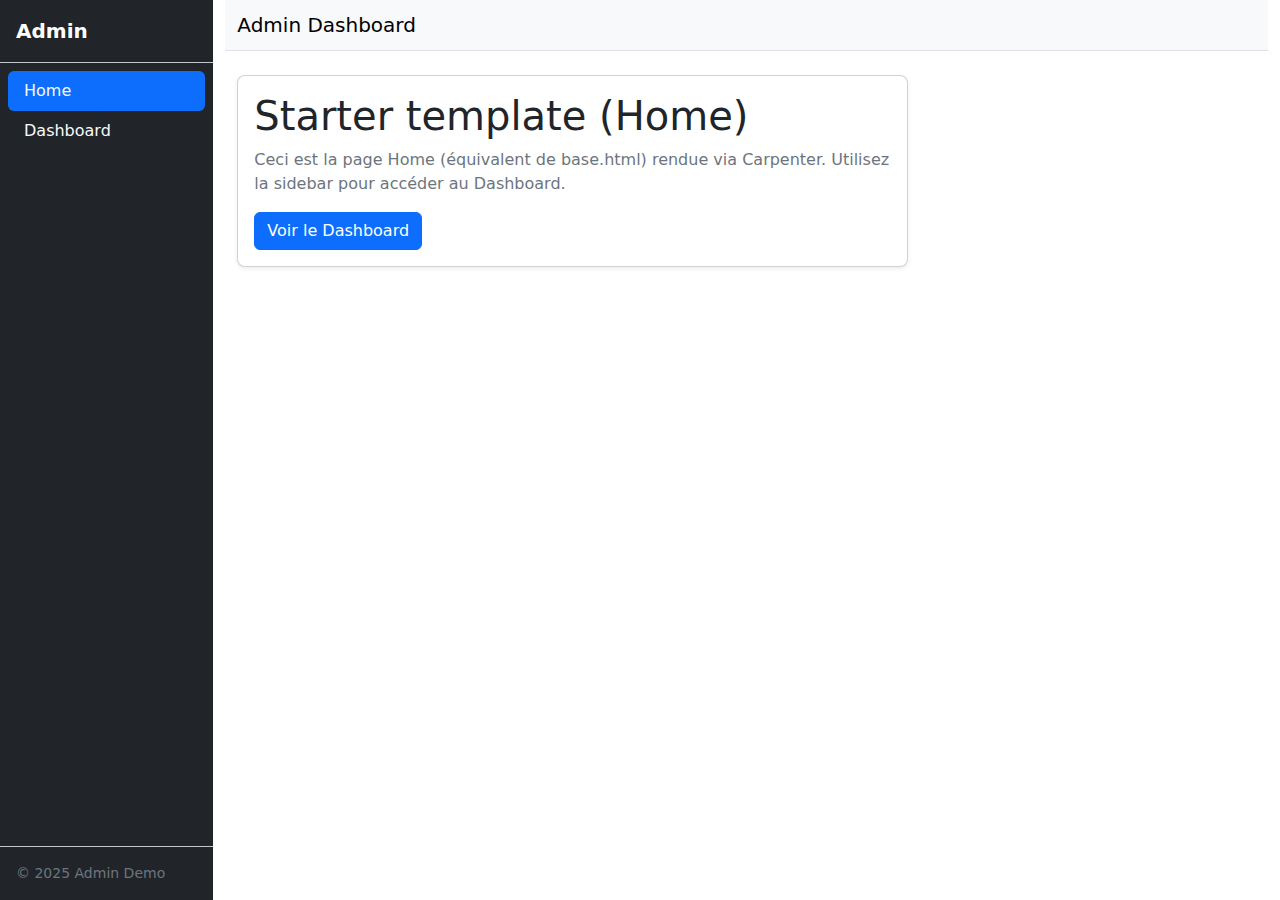
<file: Examples/Basic/mix.html>
<!DOCTYPE html>
<html lang="fr">
  <head>
    <meta charset="utf-8" />
    <meta name="viewport" content="width=device-width,initial-scale=1" />
    <title>Admin Dashboard (Carpenter)</title>

    <!-- Carpenter.js -->
    <!-- Option A: local si présent -->
   <script defer src="../../static/js/Core/carpenter.js"></script> 

    <!-- Option B: CDN 
    <script defer src="https://cdn.jsdelivr.net/gh/kahemka/Carpenter/static/js/Core/carpenter.js"></script>
-->
    <!-- Configs Carpenter (définissent des variables globales) -->
    <script defer src="../../static/config/Basic/config_shell_admin.js"></script>
    <script defer src="../../static/config/Basic/config_page_home.js"></script>
    <script defer src="../../static/config/Basic/config_page_dashboard.js"></script>

    <!-- Initialisation -->

    <script defer src="../../static/js/Basic/init_mix.js"></script>
  </head>
  <body></body>
</html>
</file>
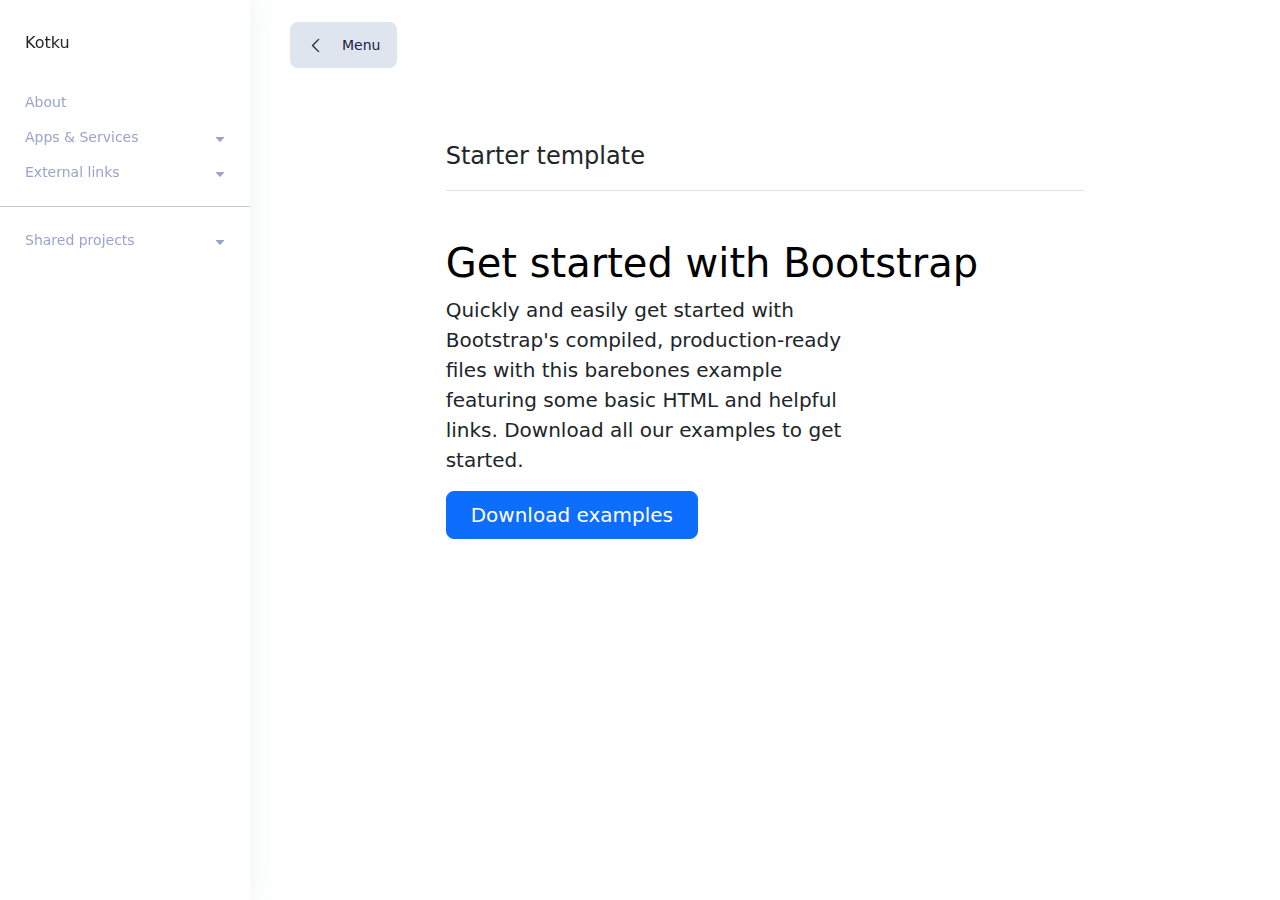
<file: Examples/Theme_1/mix.html>
<!DOCTYPE html>
<html lang="en">
  <head id="check">
    <meta charset="UTF-8" />
    <meta http-equiv="X-UA-Compatible" content="IE=edge" />
    <meta name="viewport" content="width=device-width, initial-scale=1.0" />



   <script  src='../../static/js/Core/carpenter.js'></script>       <!--local carpenter.js -->
  <!--<script  src='https://cdn.jsdelivr.net/gh/kahemka/Carpenter/static/js/Core/carpenter.js'></script>   online carpenter.js -->



  <script src="../../static/config/Theme_1/config_online.json"></script> <!--config (name of the loaded variable to be reused)-->
  <script src="../../static/config/Theme_1/config_test1.json"></script> <!--config_main_section (name of the loaded variable to be reused)-->

  <script>

    ///////////////////////////////////////////////////////////////////////////////////////////////
    // Hello !                                                                                  //
    //                                                                                         //
    // This webpage is rendered using Carpenter.js                                            // 
    // For more information about how it works and why it is used to custom websites :       //
    //                                                                                      //
    /////////////////////////////////////////////////////////////////////////////////////////


  
      const init = new  BuildConfig(["config","config_main_section"]);
   
    window.addEventListener('load', function() {
      init.loadContent();


      init.loadMetaDescription();
      init.loadCssStyle();
      init.loadJsLib();
      
  
  
    })
    </script>
  </head>
  <body id="body_id">

  </body>
</html>
</file>
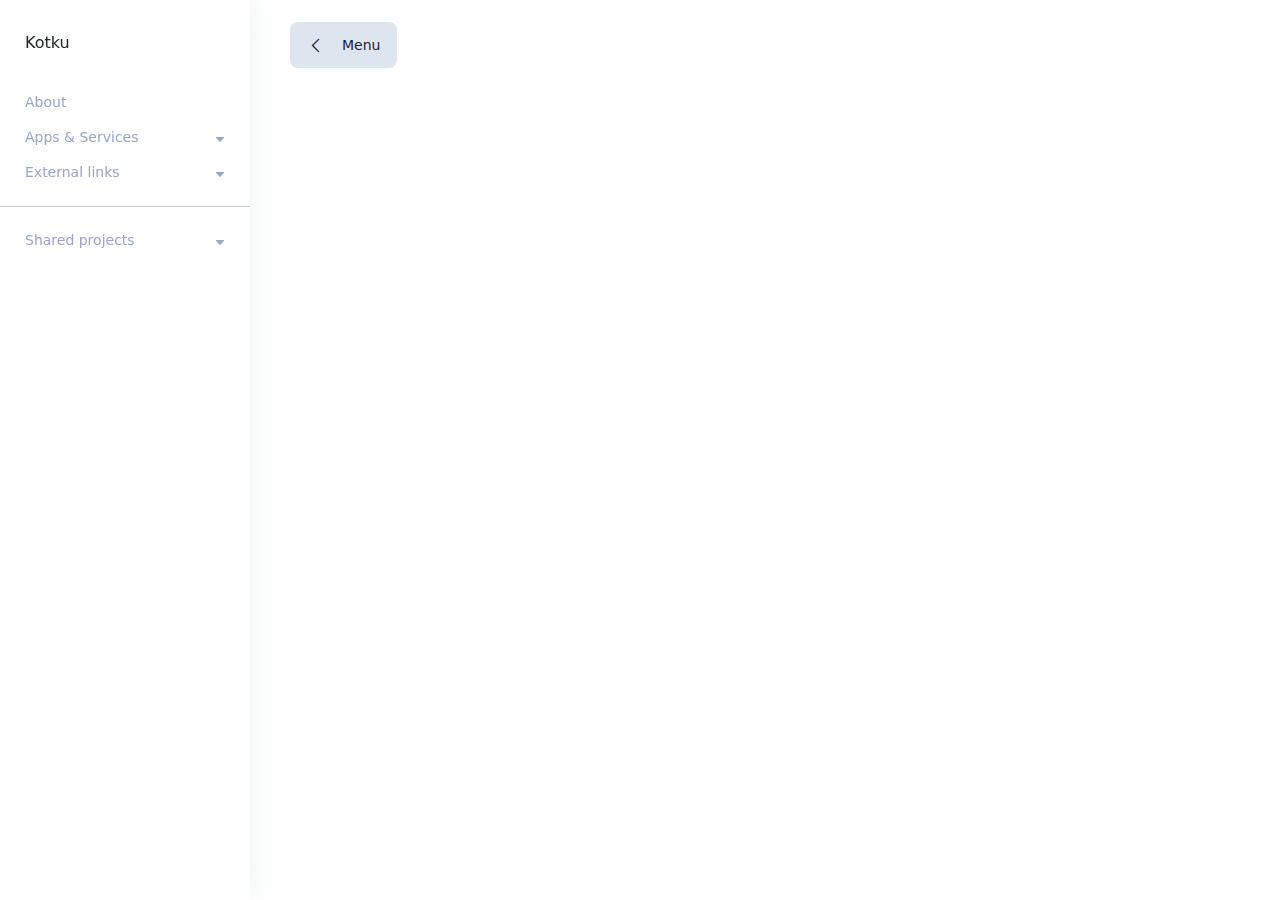
<file: Examples/Theme_1/test.html>
<!DOCTYPE html>
<html lang="en">
  <head id="check">
    <meta charset="UTF-8" />
    <meta http-equiv="X-UA-Compatible" content="IE=edge" />
    <meta name="viewport" content="width=device-width, initial-scale=1.0" />



   <script  src='../../static/js/Core/carpenter.js'></script>       <!--local carpenter.js -->
  <!--<script  src='https://cdn.jsdelivr.net/gh/kahemka/Carpenter/static/js/Core/carpenter.js'></script>   online carpenter.js -->



  <script src="../../static/config/Theme_1/config_online.json"></script>
  <script>
      const init = new  BuildConfig();
      window.addEventListener('load', function() {
      init.loadContent();
      init.loadMetaDescription();
      init.loadCssStyle();
      init.loadJsLib();
      
  
  
    })
    </script>
  </head>
  <body id="debug">

  </body>
</html>
</file>
